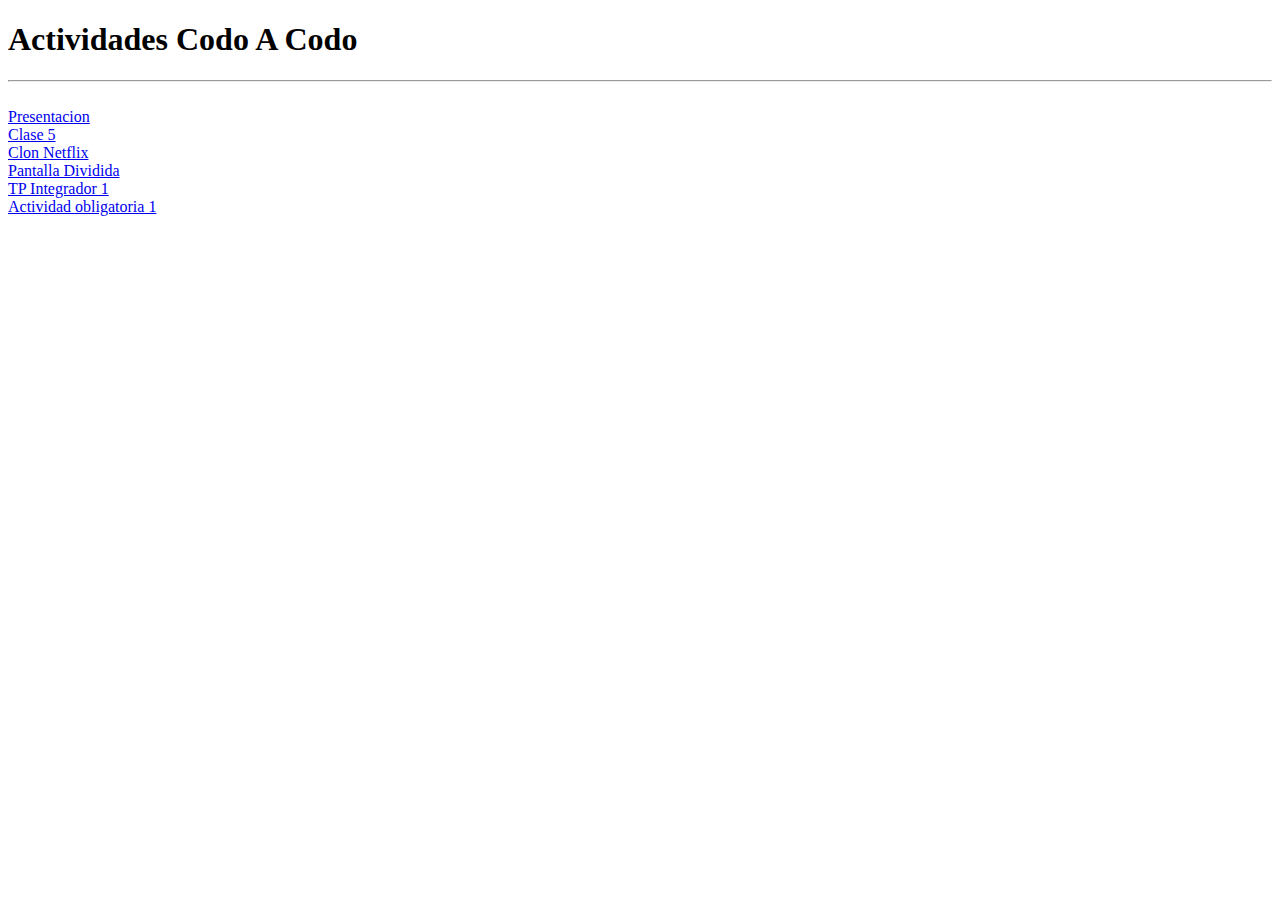
<file: index.html>
<!DOCTYPE html>
<html lang="es">
  <head>
    <meta charset="UTF-8" />
    <meta http-equiv="X-UA-Compatible" content="IE=edge" />
    <meta name="viewport" content="width=device-width, initial-scale=1.0" />
    <title>Codo a Codo</title>
  </head>
  <body>

    <section>
      <h1>Actividades Codo A Codo</h1>
      <hr>
      <br>
      <li><a href="presentacion.txt">Presentacion</a></li>
      <li><a href="clase_5/index.html">Clase 5</a></li>
      <li><a href="netflix/index.html">Clon Netflix</a></li>
      <li><a href="pantalla_dividida/index.html">Pantalla Dividida</a></li>
      <li><a href="integrador_1/index.html">TP Integrador 1</a></li>
      <li><a href="actividad_obligatoria_1/">Actividad obligatoria 1</a></li>


    </section>


</body>
</html>
</file>
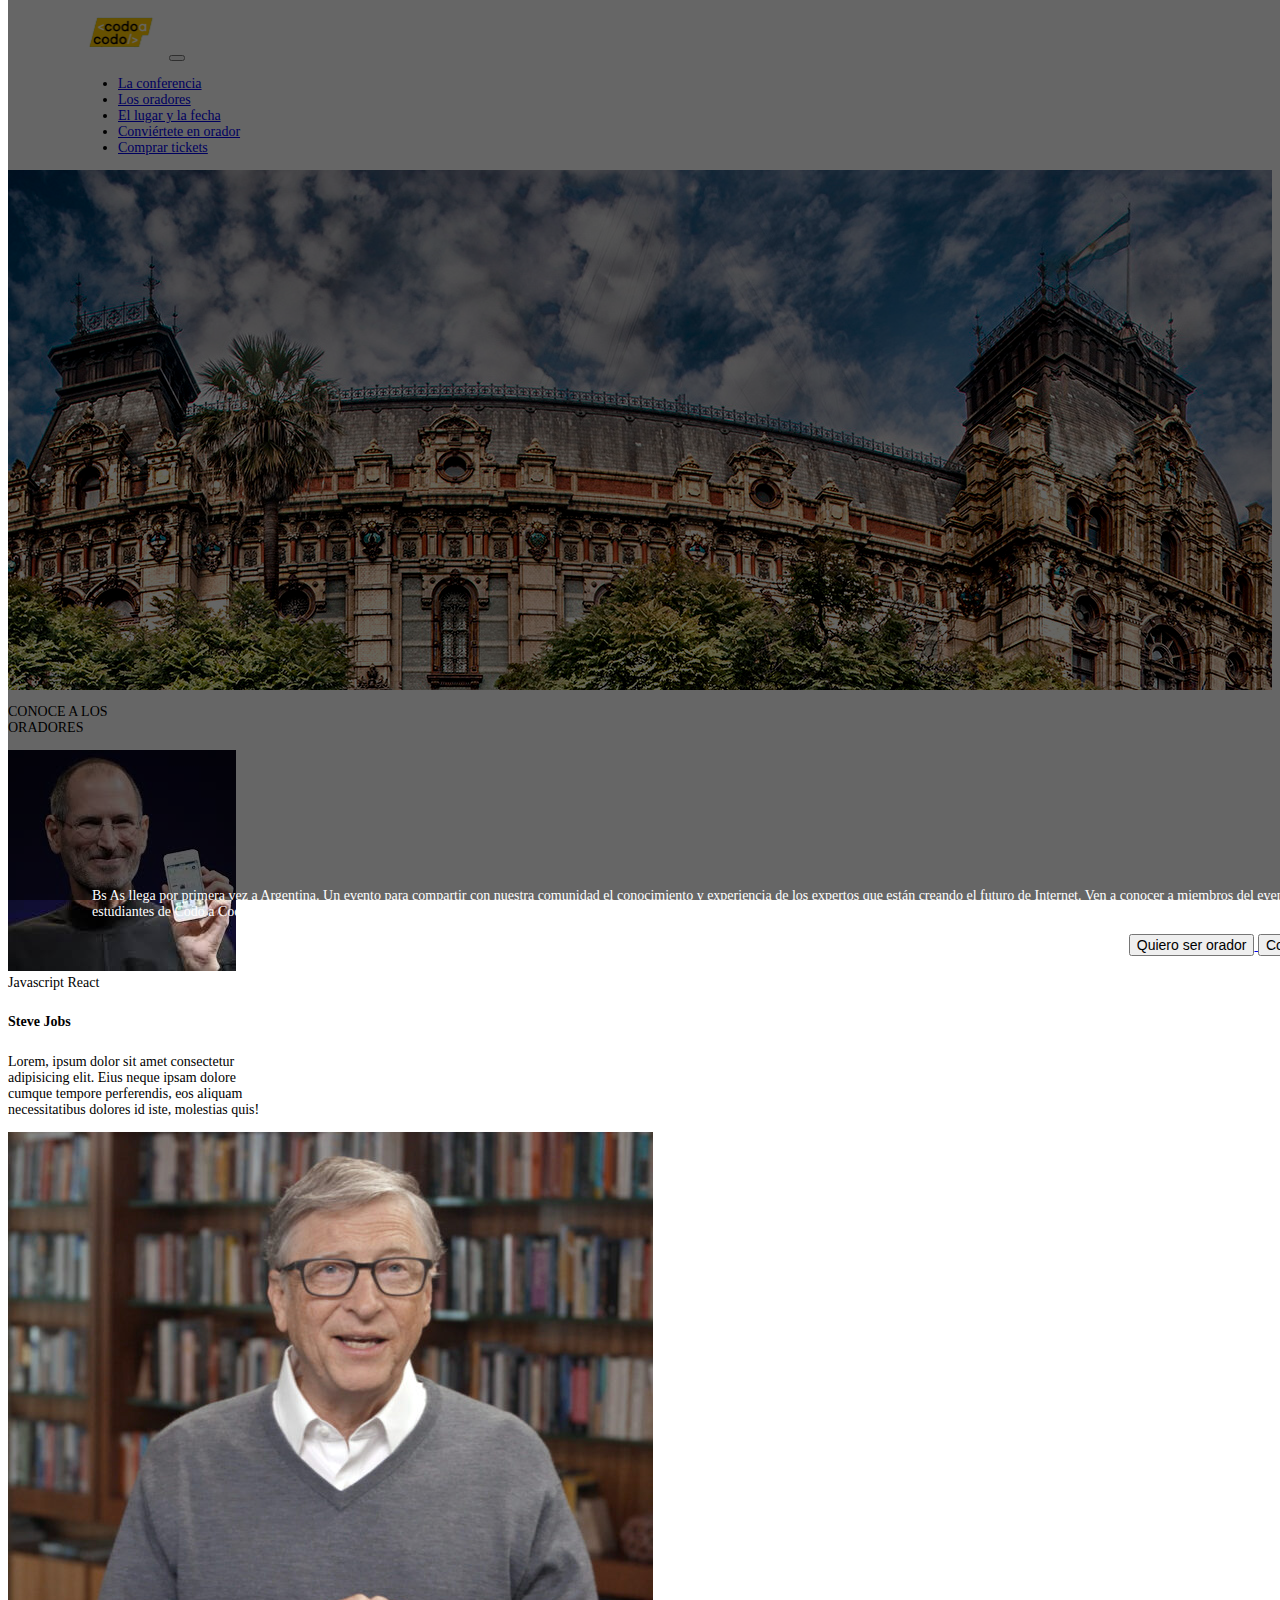
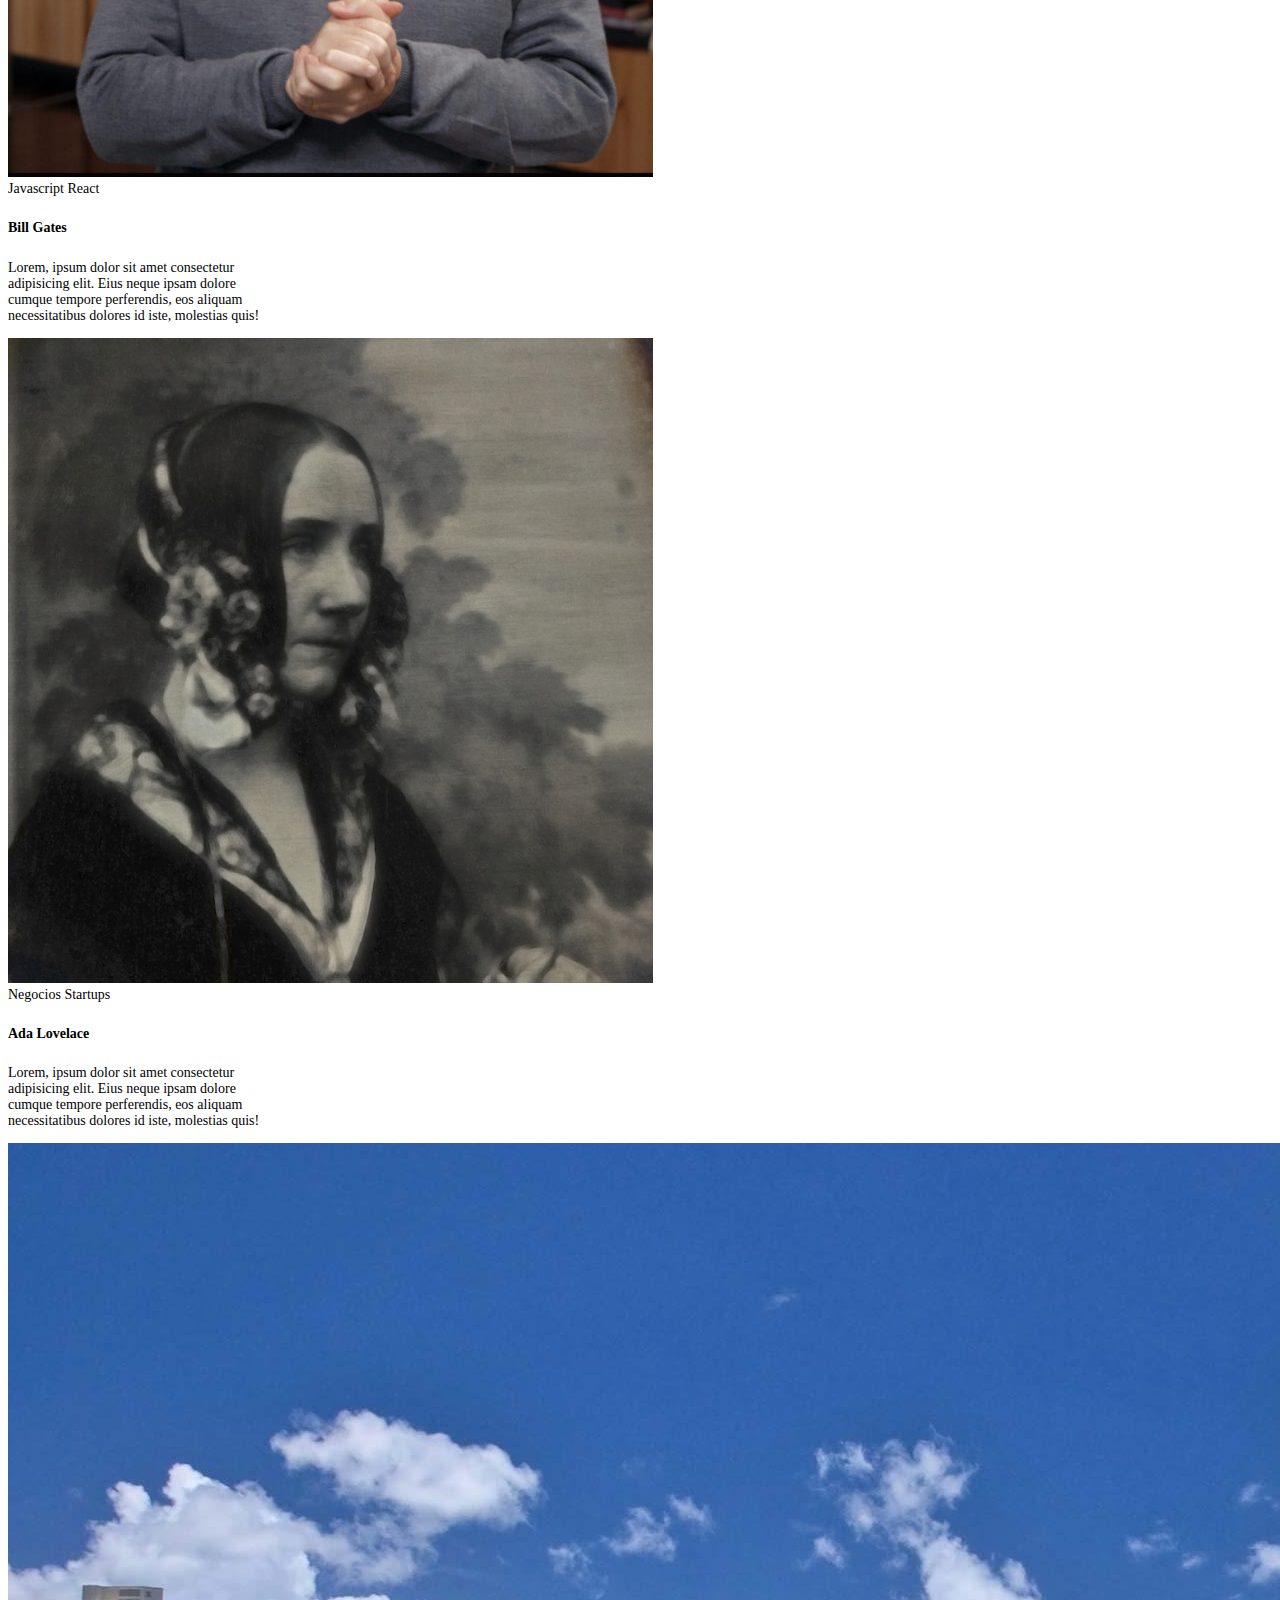
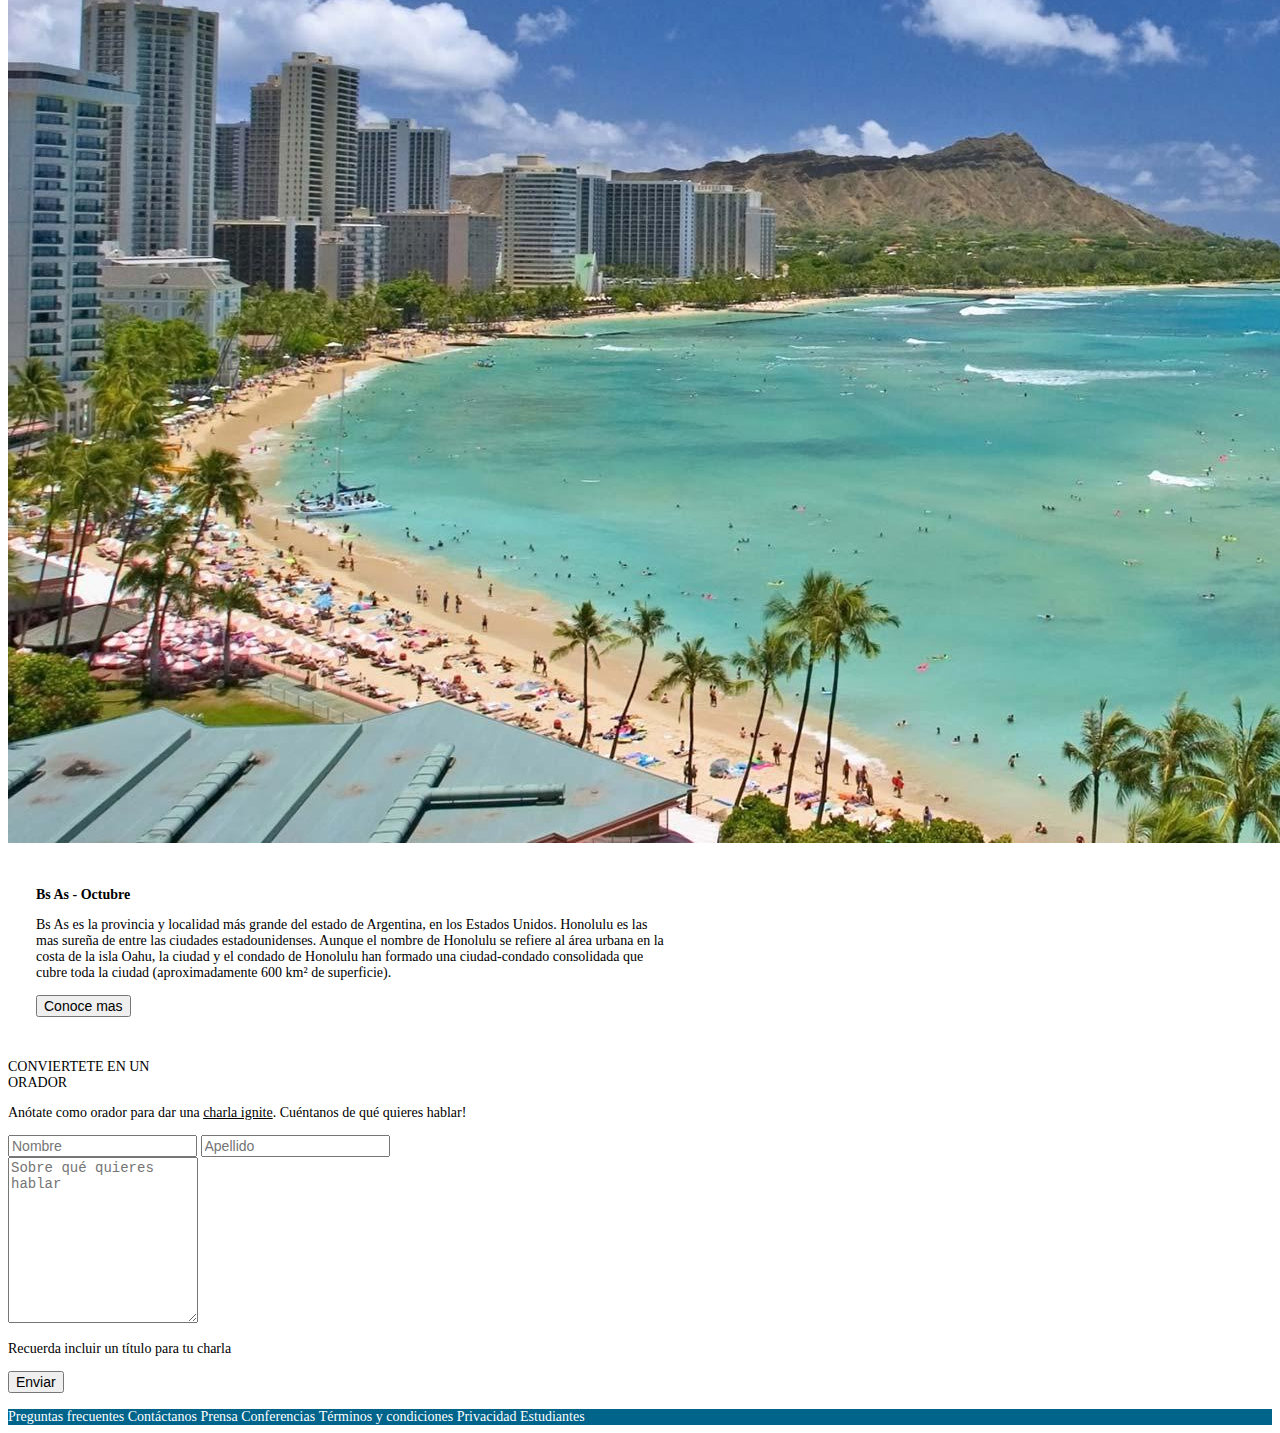
<file: integrador_1/index.html>
<!DOCTYPE html>
<html lang="es">
<head>
    <meta charset="UTF-8">
    <meta http-equiv="X-UA-Compatible" content="IE=edge">
    <meta name="viewport" content="width=device-width, initial-scale=1.0">
    <title>Conf Bs As</title>

    <link href="https://cdn.jsdelivr.net/npm/bootstrap@5.0.2/dist/css/bootstrap.min.css" rel="stylesheet" integrity="sha384-EVSTQN3/azprG1Anm3QDgpJLIm9Nao0Yz1ztcQTwFspd3yD65VohhpuuCOmLASjC" crossorigin="anonymous">
    <link rel="stylesheet" href="estilos.css">

</head>
<body class="p-0 m-0">

    <nav class="navbar sticky-top navbar-expand-md navbar-dark bg-dark">
        <div id="navbar" class="container-fluid">
            <img src="images/codoacodo.png" alt="" height="50">

            <button class="navbar-toggler" type="button" data-bs-toggle="collapse" data-bs-target="#navbarSupportedContent" aria-controls="navbarSupportedContent" aria-expanded="false" aria-label="Toggle navigation">
                <span class="navbar-toggler-icon"></span>
            </button>

            <div class="collapse navbar-collapse" id="navbarSupportedContent">

                <ul class="navbar-nav align-items-end ms-auto">
                    <li class="nav-item active">
                        <a class="nav-link" href="#carousel-primario">La conferencia</a>
                    </li>
                    <li class="nav-item">
                        <a class="nav-link" href="#oradores">Los oradores</a>
                    </li>
                    <li class="nav-item">
                        <a class="nav-link" href="#lugar">El lugar y la fecha</a>
                    </li>
                    <li class="nav-item">
                        <a class="nav-link" href="#ser-orador">Conviértete en orador</a>
                    </li>
                    <li class="nav-item">
                        <a class="nav-link text-success" href="comprar.html">Comprar tickets</a>
                    </li>

                </ul>

            </div>
        </div>
    </nav>

    <div id="carousel-primario" class="carousel slide" data-bs-ride="carousel">
        <div class="carousel-inner">
            <div class="carousel-item active">
                <img src="images/ba1.jpg" class="d-block w-100" alt="">
            </div>
            <div class="carousel-item">
                <img src="images/ba2.jpg" class="d-block w-100" alt="">
            </div>
            <div class="carousel-item">
                <img src="images/ba3.jpg" class="d-block w-100" alt="">
            </div>
        </div>
        <div id="carousel-layer">
            <div id="carousel-text">
                <h1 class="h1 text-right">Conf Bs As</h1>
                <p id="carousel-text-content" class="text-end lh-lg">
                    Bs As llega por primera vez a Argentina. Un evento para compartir con
                    nuestra comunidad el conocimiento y experiencia de los expertos que
                    están creando el futuro de Internet. Ven a conocer a miembros del
                    evento, a otros estudiantes de Codo a Codo y los oradores de primer
                    nivel que tenemos para ti. Te esperamos!
                </p>
                <div id="carousel-buttons" class="row-lg">
                    <a href="#ser-orador">
                        <button class="btn me-3 btn-outline-light">Quiero ser orador</button>
                    </a>
                    <a href="comprar.html">
                        <button class="btn btn-success">Comprar tickets</button>
                    </a>
                </div>
            </div>
        </div>
    </div>

    <div id="oradores" class="container-fluid mt-4">
        <div class="text-center">
            <p class="fs-6">CONOCE A LOS <br><span class="fs-3">ORADORES</span></p>
        </div>

        <div id="oradores-cols" class="d-flex justify-content-center">
            
            <div class="card ms-3 me-3 mb-3 p-0" style="width: 18rem;">
                <img src="images/steve.jpg" class="card-img-top">
                <div class="card-body">
                    <span class="badge bg-warning">Javascript</span>
                    <span class="badge bg-primary">React</span>
                    <h5 class="card-title mt-2">Steve Jobs</h5>
                    <p class="card-text">
                        Lorem, ipsum dolor sit amet consectetur adipisicing elit. 
                        Eius neque ipsam dolore cumque tempore perferendis, 
                        eos aliquam necessitatibus dolores id iste, 
                        molestias quis!
                    </p>
                </div>
            </div>

            <div class="card ms-3 me-3 mb-3 p-0" style="width: 18rem;">
                <img src="images/bill.jpg" class="card-img-top">
                <div class="card-body">
                    <span class="badge bg-warning">Javascript</span>
                    <span class="badge bg-primary">React</span>
                    <h5 class="card-title mt-2">Bill Gates</h5>
                    <p class="card-text">
                        Lorem, ipsum dolor sit amet consectetur adipisicing elit. 
                        Eius neque ipsam dolore cumque tempore perferendis, 
                        eos aliquam necessitatibus dolores id iste, 
                        molestias quis!
                    </p>
                </div>
            </div>

            <div class="card ms-3 me-3 mb-3 p-0" style="width: 18rem;">
                <img src="images/ada.jpeg" class="card-img-top">
                <div class="card-body">
                    <span class="badge bg-secondary">Negocios</span>
                    <span class="badge bg-danger">Startups</span>
                    <h5 class="card-title mt-2">Ada Lovelace</h5>
                    <p class="card-text">
                        Lorem, ipsum dolor sit amet consectetur adipisicing elit. 
                        Eius neque ipsam dolore cumque tempore perferendis, 
                        eos aliquam necessitatibus dolores id iste, 
                        molestias quis!
                    </p>
                </div>
            </div>

        </div>


    </div>

    <div id="lugar" class="container-fluid d-flex m-0 p-0">
        <div class="col">
            <img src="images/honolulu.jpg" class="d-block w-100" alt="">
        </div>
        <div id="lugar-text" class="col bg-dark w-50">
            <h2 class="h2 text-white">Bs As - Octubre</h2>
            <p id="lugar-text-content" class="text-white">
                Bs As es la provincia y localidad más grande del estado de Argentina, 
                en los Estados Unidos. Honolulu es las mas sureña de entre las ciudades 
                estadounidenses. Aunque el nombre de Honolulu se refiere al área urbana 
                en la costa de la isla Oahu, la ciudad y el condado de Honolulu han 
                formado una ciudad-condado consolidada que cubre toda la ciudad 
                (aproximadamente 600 km² de superficie).
            </p>
            <button class="btn me-3 btn-outline-light">Conoce mas</button>
        </div>
    </div>

    <div id="ser-orador" class="container-fluid mt-4">
        <div class="text-center">
            <p class="fs-6">CONVIERTETE EN UN <br><span class="fs-3">ORADOR</span></p>
            <p class="mt-2">Anótate como orador para dar una <u>charla ignite</u>. 
                Cuéntanos de qué quieres hablar!</p>
        </div>
        <form action="" class="container">
            <div class="row gap-3">
                <input type="text" class="col-md form-control" name="nombre" placeholder="Nombre">
                <input type="text" class="col-md form-control" name="apellido" placeholder="Apellido">
                <div class="m-0 p-0">
                    <textarea class="form-control" name="comentario" id="comentario" cols="20" rows="10"
                        placeholder="Sobre qué quieres hablar"></textarea>
                    <p class="mt-1 mb-0 text-secondary">
                        Recuerda incluir un título para tu charla
                    </p>
                </div>
                <button class="btn btn-lg btn-success">Enviar</button>
            </div>
        </form>
    </div>

    <br>

    <footer id="footer" class="container-fluid d-flex justify-content-center">
        <div class="row m-3">
            <a class="col text-center" href="#">Preguntas frecuentes</a>
            <a class="col text-center" href="#">Contáctanos</a>
            <a class="col text-center" href="#">Prensa</a>
            <a class="col text-center" href="#">Conferencias</a>
            <a class="col text-center" href="#">Términos y condiciones</a>
            <a class="col text-center" href="#">Privacidad</a>
            <a class="col text-center" href="#">Estudiantes</a>
        </div>
    </footer>


    <script src="https://cdn.jsdelivr.net/npm/bootstrap@5.0.2/dist/js/bootstrap.bundle.min.js" integrity="sha384-MrcW6ZMFYlzcLA8Nl+NtUVF0sA7MsXsP1UyJoMp4YLEuNSfAP+JcXn/tWtIaxVXM" crossorigin="anonymous"></script>
    <script>
        var myCarousel = document.querySelector('#carousel-primario')
        var carousel = new bootstrap.Carousel(myCarousel)
        var myCarousel2 = document.querySelector('#carousel-secundario')
        var carousel2 = new bootstrap.Carousel(myCarousel2)
    </script>
</body>
</html>
</file>
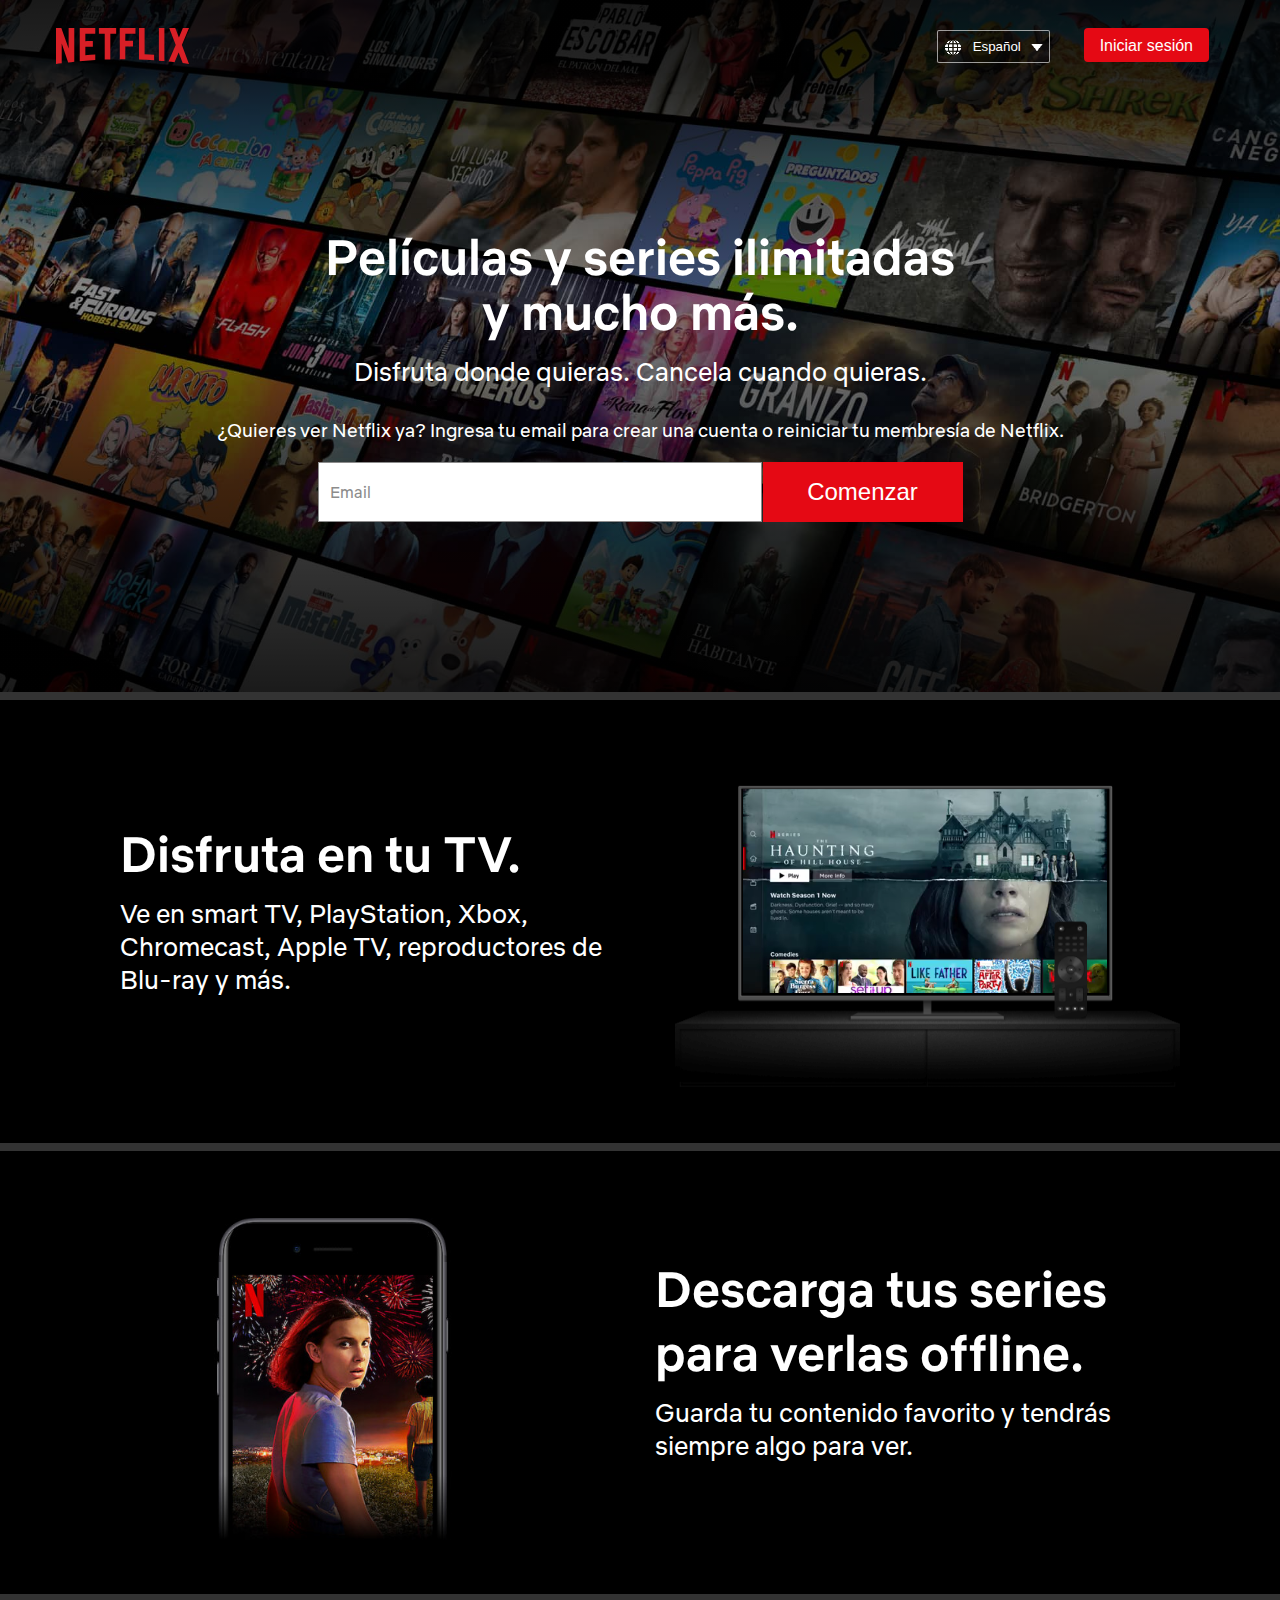
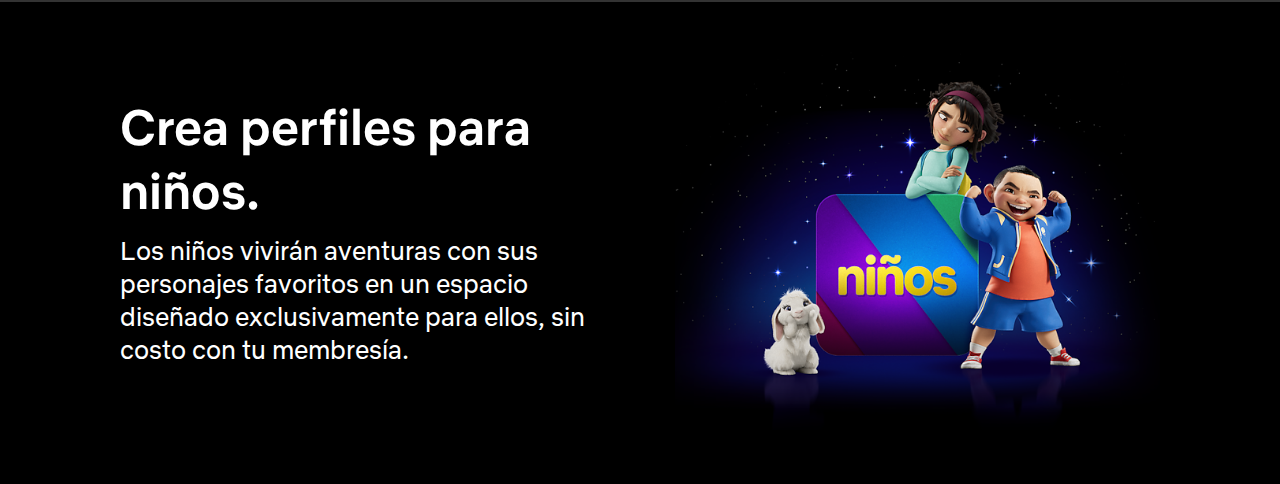
<file: netflix/index.html>
<!DOCTYPE html>
<html lang="es">
<head>
    <meta charset="UTF-8">
    <meta http-equiv="X-UA-Compatible" content="IE=edge">
    <meta name="viewport" content="width=device-width, initial-scale=1.0">
    <title>Netflix Argentina: ve series online, ve peliculas online</title>

    <link rel="stylesheet" href="assets/netflix-font.css" type="text/css">
    <link rel="stylesheet" href="assets/estilos.css">
    <link href="https://cdn.lineicons.com/3.0/lineicons.css" rel="stylesheet">

</head>
<body>

    <div class="container">
        <div class="background"><div class="gradient"></div></div>
        
        <div class="header">
            <img class="logo" src="assets/logo.svg" alt="">
            <div>
                <select name="selector">
                    <option value="spanish">Español</option>
                    <option value="english">English</option>
                </select>
                <button class="btn"> Iniciar sesión</button>
            </div>

        </div>

        <section class="contenido">
            <h1>Películas y series ilimitadas y mucho más.</h1>
            <h2>Disfruta donde quieras. Cancela cuando quieras.</h2>
            <h4>¿Quieres ver Netflix ya? Ingresa tu email para crear una cuenta o reiniciar tu membresía de Netflix.</h4>

            <form action="#">
                <div class="mail_container">
                    <input type="email" placeholder=" ">
                    <span class="placeholder">Email</span>
                </div>
                <button class="btn-comenzar">Comenzar 
                    <span class="lni lni-chevron-right"></span>                
                </button>

            </form>

        </section>

    </div>
    <hr>

    <div class="extra_content">
        <div class="description">
            <p class="titulo">Disfruta en tu TV.</p>
            <p class="texto">Ve en smart TV, PlayStation, Xbox, Chromecast, Apple TV, reproductores de Blu-ray y más.</p>
        </div>
        <div class="multimedia">
            <div class="media_layer">
                <video src="assets/video-tv-0819.m4v" class="video" autoplay muted loop></video>
                <img src="assets/tv.png" alt="">
            </div>
        </div>
    </div>
    <hr>

    <div class="extra_content inverted">
        <div class="multimedia">
            <div class="media_layer">
                <img src="assets/mobile-0819.jpg" alt="">
            </div>
        </div>
        <div class="description">
            <p class="titulo">Descarga tus series para verlas offline.</p>
            <p class="texto">Guarda tu contenido favorito y tendrás siempre algo para ver.</p>
        </div>
    </div>
    <hr>

    <div class="extra_content">
        <div class="description">
            <p class="titulo">Crea perfiles para niños.</p>
            <p class="texto">Los niños vivirán aventuras con sus personajes favoritos en un espacio diseñado exclusivamente para ellos, sin costo con tu membresía.</p>
        </div>
        <div class="multimedia">
            <div class="media_layer">
                <img src="assets/kids.png" alt="" style="margin-top: 40px;">
            </div>
        </div>
    </div>
    
</body>
</html>
</file>
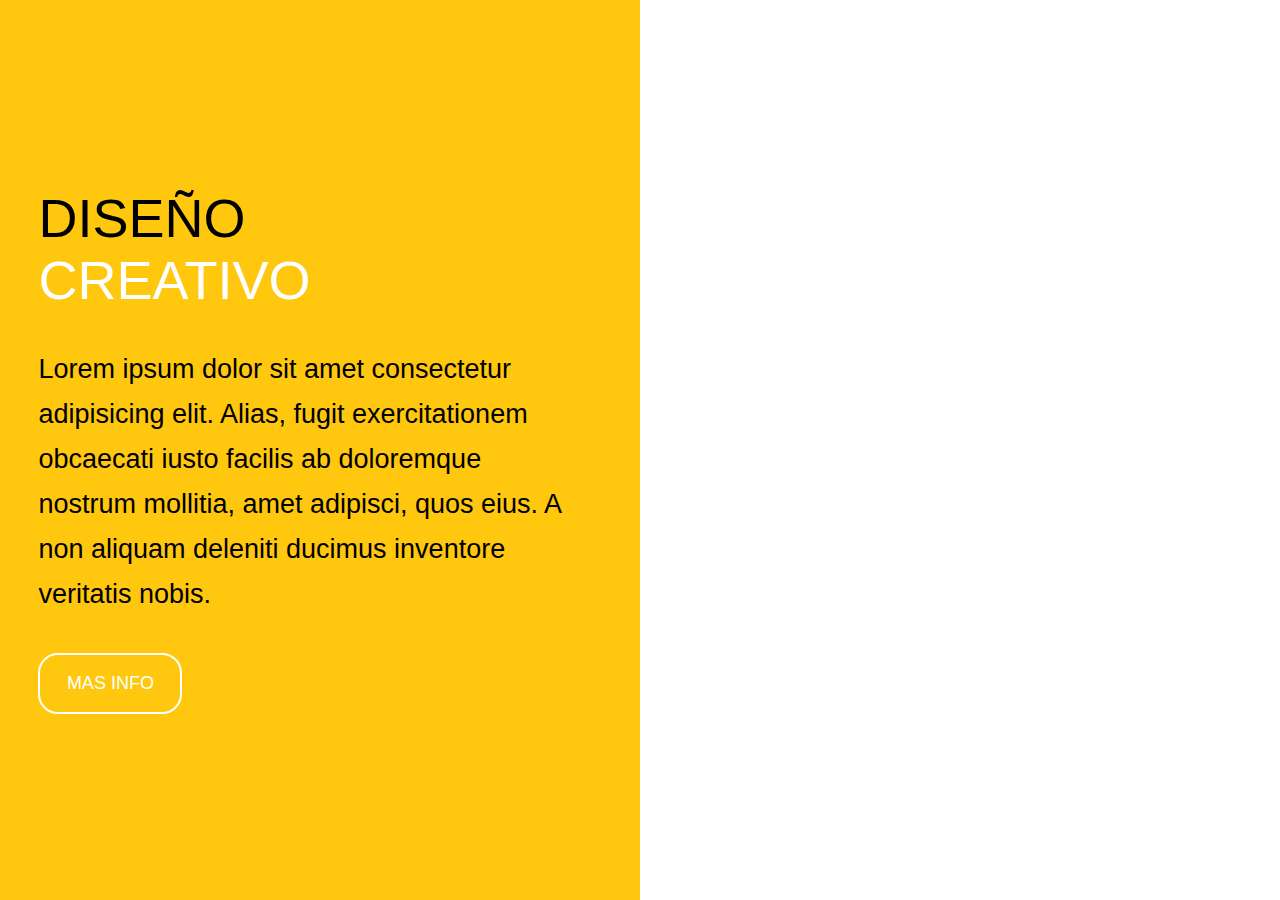
<file: pantalla_dividida/index.html>
<!DOCTYPE html>
<html lang="es">
<head>
    <meta charset="UTF-8">
    <meta http-equiv="X-UA-Compatible" content="IE=edge">
    <meta name="viewport" content="width=device-width, initial-scale=1.0">
    <title>Pantalla Dividida</title>

    <link rel="stylesheet" href="estilos.css">

</head>
<body>

    <div class="container">
        <section class="content yellow">
            <div class="texto">
                <h1>DISEÑO<br><span class="white">CREATIVO</span></h1>
                <p>Lorem ipsum dolor sit amet consectetur adipisicing elit. Alias, fugit exercitationem obcaecati iusto facilis ab doloremque nostrum mollitia, amet adipisci, quos eius. A non aliquam deleniti ducimus inventore veritatis nobis.</p>
                <button>MAS INFO</button>
            </div>
        </section>
        <div class="content image">
        </div>
    </div>
    
</body>
</html>
</file>
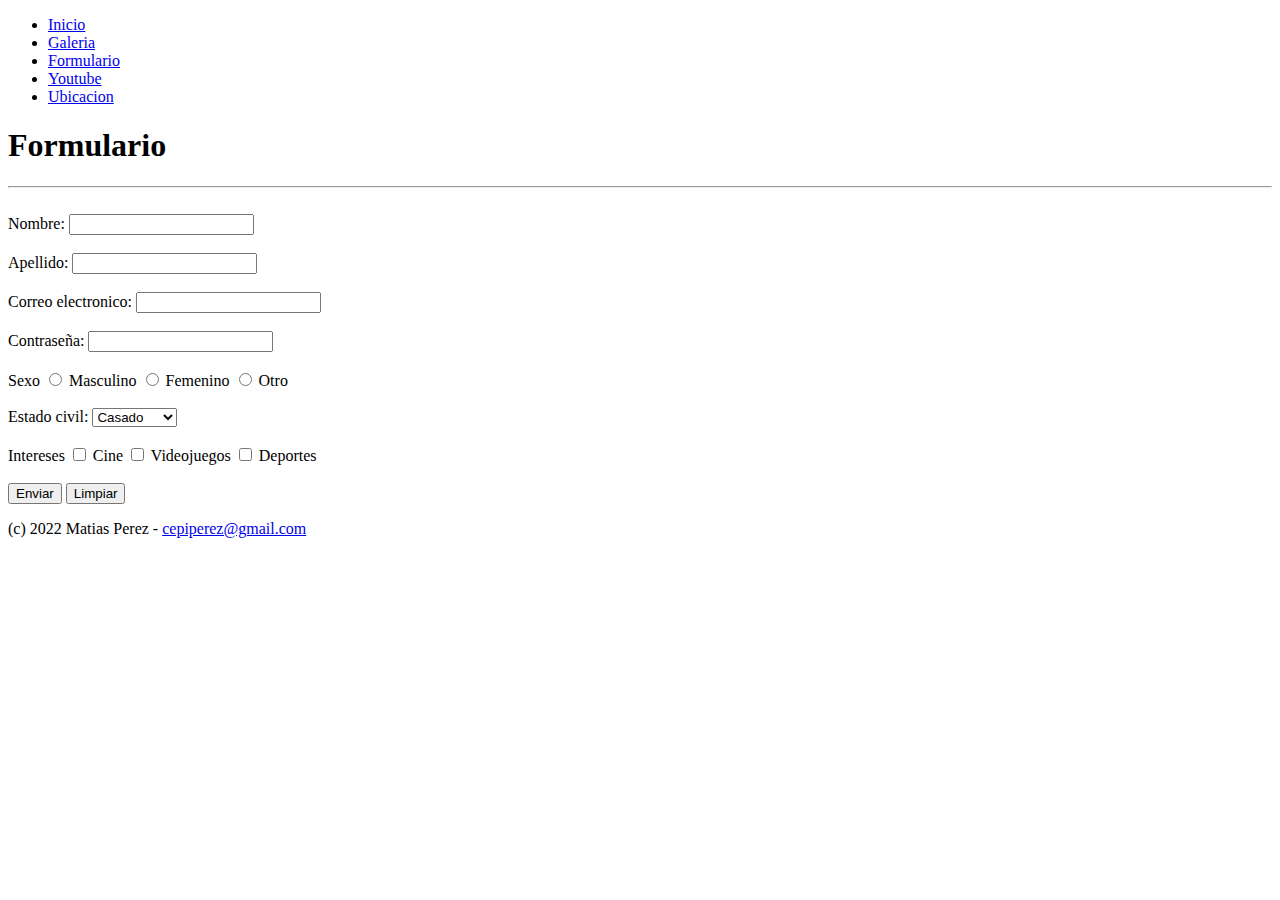
<file: clase_5/formulario.html>
<!DOCTYPE html>
<html lang="es">
  <head>
    <meta charset="UTF-8" />
    <meta http-equiv="X-UA-Compatible" content="IE=edge" />
    <meta name="viewport" content="width=device-width, initial-scale=1.0" />
    <title>Mi Primer Sitio Web</title>
  </head>
  <body>
    <header>
      <nav>
        <ul>
          <li><a href="index.html">Inicio</a></li>
          <li><a href="galeria.html">Galeria</a></li>
          <li><a href="formulario.html">Formulario</a></li>
          <li><a href="videos.html">Youtube</a></li>
          <li><a href="ubicacion.html">Ubicacion</a></li>
        </ul>
      </nav>
    </header>

    <section>
      <h1>Formulario</h1>
      <hr><br>
      <form action="#">
        <label for="nombre">Nombre:</label>
        <input type="text" name="nombre" id="nombre" />
        <br><br>
        <label for="apellido">Apellido:</label>
        <input type="text" name="apellido" id="apellido" />
        <br><br>
        <label for="email">Correo electronico:</label>
        <input type="email" name="email" id="email"/>
        <br><br>
        <label for="clave">Contraseña:</label>
        <input type="password" name="clave" id="clave"/>
        <br><br>
        <label>Sexo</label>
        <input type="radio" name="sexo" id="masculino"/>
        <label for="masculino">Masculino</label>
        <input type="radio" name="sexo" id="femenino" />
        <label for="femenino">Femenino</label>
        <input type="radio" name="sexo" id="otro" />
        <label for="otro">Otro</label>
        <br><br>
        <label for="civil">Estado civil:</label>
        <select id="civil">
          <option value="casado">Casado</option>
          <option value="soltero">Soltero</option>
          <option value="divorciado">Divorciado</option>
          <option value="viudo">Viudo</option>
        </select>
        <br><br>
        <label>Intereses</label>
        <input type="checkbox" name="intereses[]" id="cine"/>
        <label for="cine">Cine</label>
        <input type="checkbox" name="intereses[]" id="videojuegos" />
        <label for="videojuegos">Videojuegos</label>
        <input type="checkbox" name="intereses[]" id="deportes" />
        <label for="deportes">Deportes</label>
        <br><br>
        <input type="button" value="Enviar">
        <input type="reset" value="Limpiar">
      </form>
      


    </section>

    <footer>
      <p>(c) 2022 Matias Perez - <a href="mailto:cepiperez@gmail.com">cepiperez@gmail.com</a></p>
    </footer>
  </body>
</html>
</file>
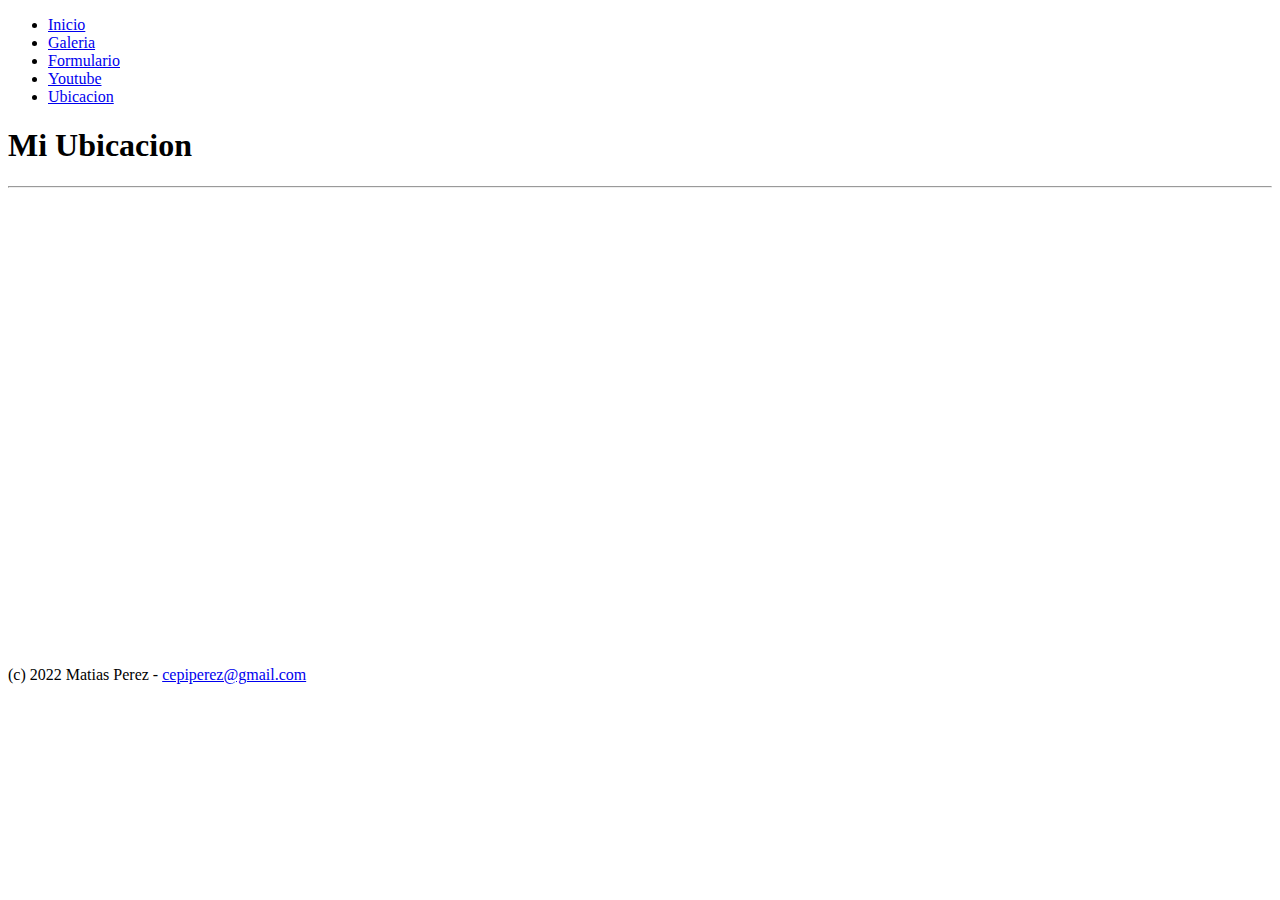
<file: clase_5/ubicacion.html>
<!DOCTYPE html>
<html lang="es">
  <head>
    <meta charset="UTF-8" />
    <meta http-equiv="X-UA-Compatible" content="IE=edge" />
    <meta name="viewport" content="width=device-width, initial-scale=1.0" />
    <title>Mi Primer Sitio Web</title>
  </head>
  <body>
    <header>
      <nav>
        <ul>
          <li><a href="index.html">Inicio</a></li>
          <li><a href="galeria.html">Galeria</a></li>
          <li><a href="formulario.html">Formulario</a></li>
          <li><a href="videos.html">Youtube</a></li>
          <li><a href="ubicacion.html">Ubicacion</a></li>
        </ul>
      </nav>
    </header>

    <section>
      <h1>Mi Ubicacion</h1>
      <hr>
      <iframe src="https://www.google.com/maps/embed?pb=!1m18!1m12!1m3!1d3282.268465474928!2d-58.56617068502568!3d-34.64792236734492!2m3!1f0!2f0!3f0!3m2!1i1024!2i768!4f13.1!3m3!1m2!1s0x95bcc7e7b9fda9f7%3A0x35b7491f134ee3f1!2sAv.%20de%20Mayo%20800%2C%20B1704BUU%20Ramos%20Mej%C3%ADa%2C%20Provincia%20de%20Buenos%20Aires!5e0!3m2!1ses-419!2sar!4v1648245591849!5m2!1ses-419!2sar" 
      width="600" height="450" style="border:0;" allowfullscreen="" loading="lazy" 
      referrerpolicy="no-referrer-when-downgrade"></iframe>

    </section>

    <footer>
      <p>(c) 2022 Matias Perez - <a href="mailto:cepiperez@gmail.com">cepiperez@gmail.com</a></p>
    </footer>
  </body>
</html>
</file>
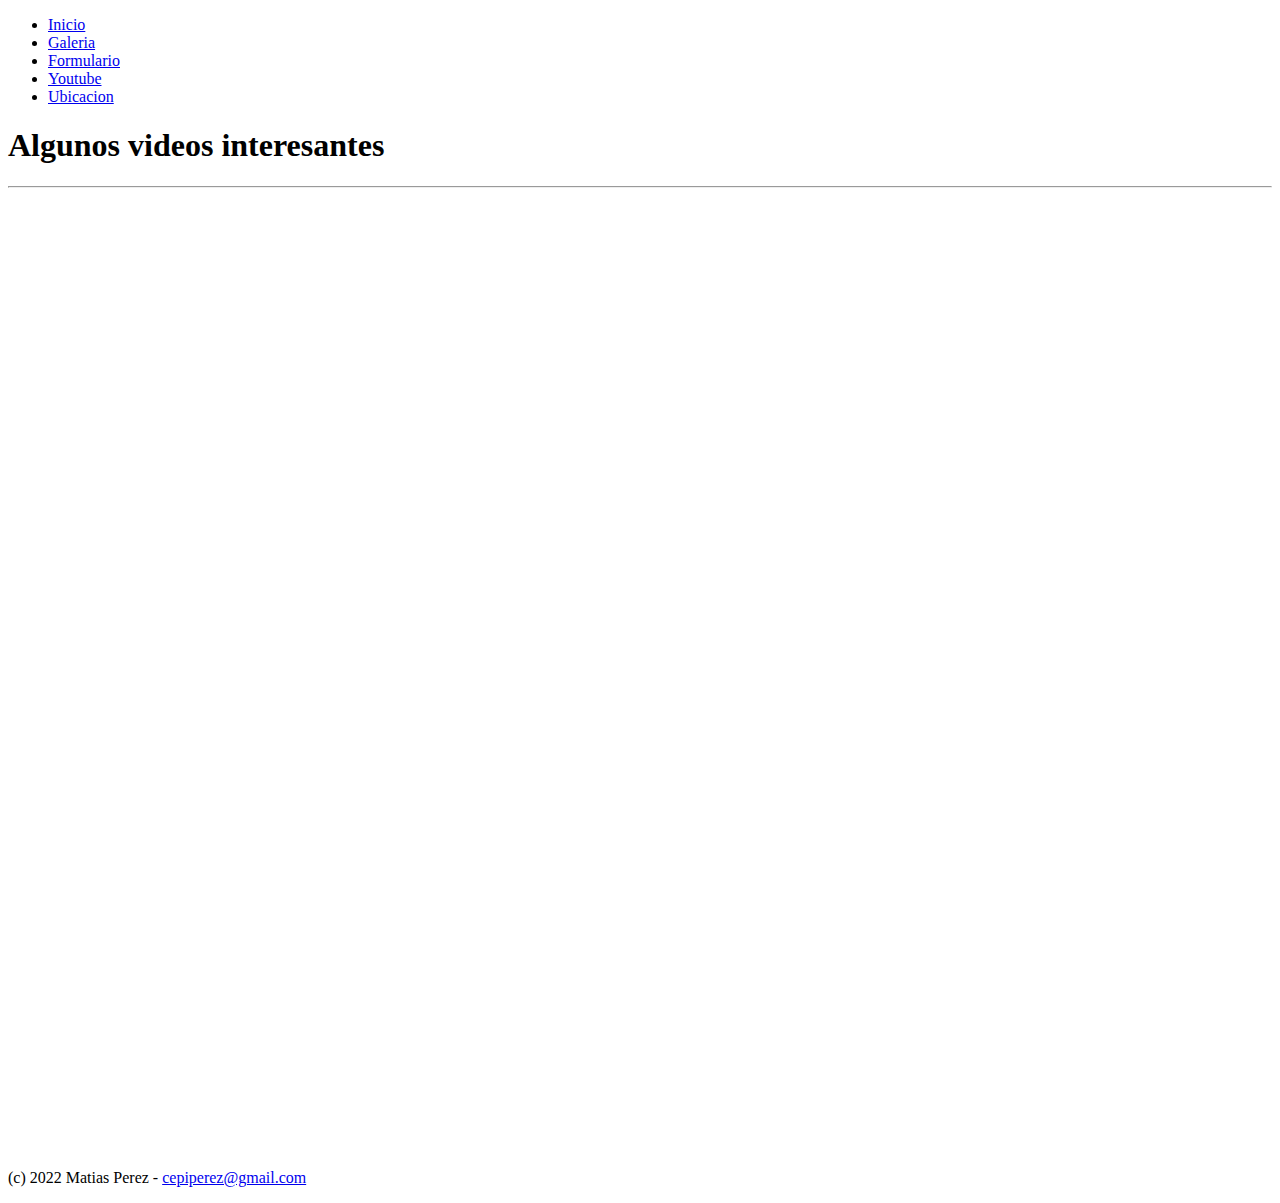
<file: clase_5/videos.html>
<!DOCTYPE html>
<html lang="es">
  <head>
    <meta charset="UTF-8" />
    <meta http-equiv="X-UA-Compatible" content="IE=edge" />
    <meta name="viewport" content="width=device-width, initial-scale=1.0" />
    <title>Mi Primer Sitio Web</title>
  </head>
  <body>
    <header>
      <nav>
        <ul>
          <li><a href="index.html">Inicio</a></li>
          <li><a href="galeria.html">Galeria</a></li>
          <li><a href="formulario.html">Formulario</a></li>
          <li><a href="videos.html">Youtube</a></li>
          <li><a href="ubicacion.html">Ubicacion</a></li>
        </ul>
      </nav>
    </header>

    <section>
      <h1>Algunos videos interesantes</h1>
      <hr>
      <iframe width="560" height="315" src="https://www.youtube.com/embed/MJkdaVFHrto" 
      title="YouTube video player" frameborder="0" 
      allow="accelerometer; autoplay; clipboard-write; encrypted-media; gyroscope; picture-in-picture" 
      allowfullscreen></iframe>
      <br>
      <iframe width="560" height="315" src="https://www.youtube.com/embed/jrYUUKh_lKg" 
      title="YouTube video player" frameborder="0" 
      allow="accelerometer; autoplay; clipboard-write; encrypted-media; gyroscope; picture-in-picture" 
      allowfullscreen></iframe>
      <br>
      <iframe width="560" height="315" src="https://www.youtube.com/embed/CV_Uf3Dq-EU" 
      title="YouTube video player" frameborder="0" 
      allow="accelerometer; autoplay; clipboard-write; encrypted-media; gyroscope; picture-in-picture" 
      allowfullscreen></iframe>

    </section>

    <footer>
      <p>(c) 2022 Matias Perez - <a href="mailto:cepiperez@gmail.com">cepiperez@gmail.com</a></p>
    </footer>
  </body>
</html>
</file>
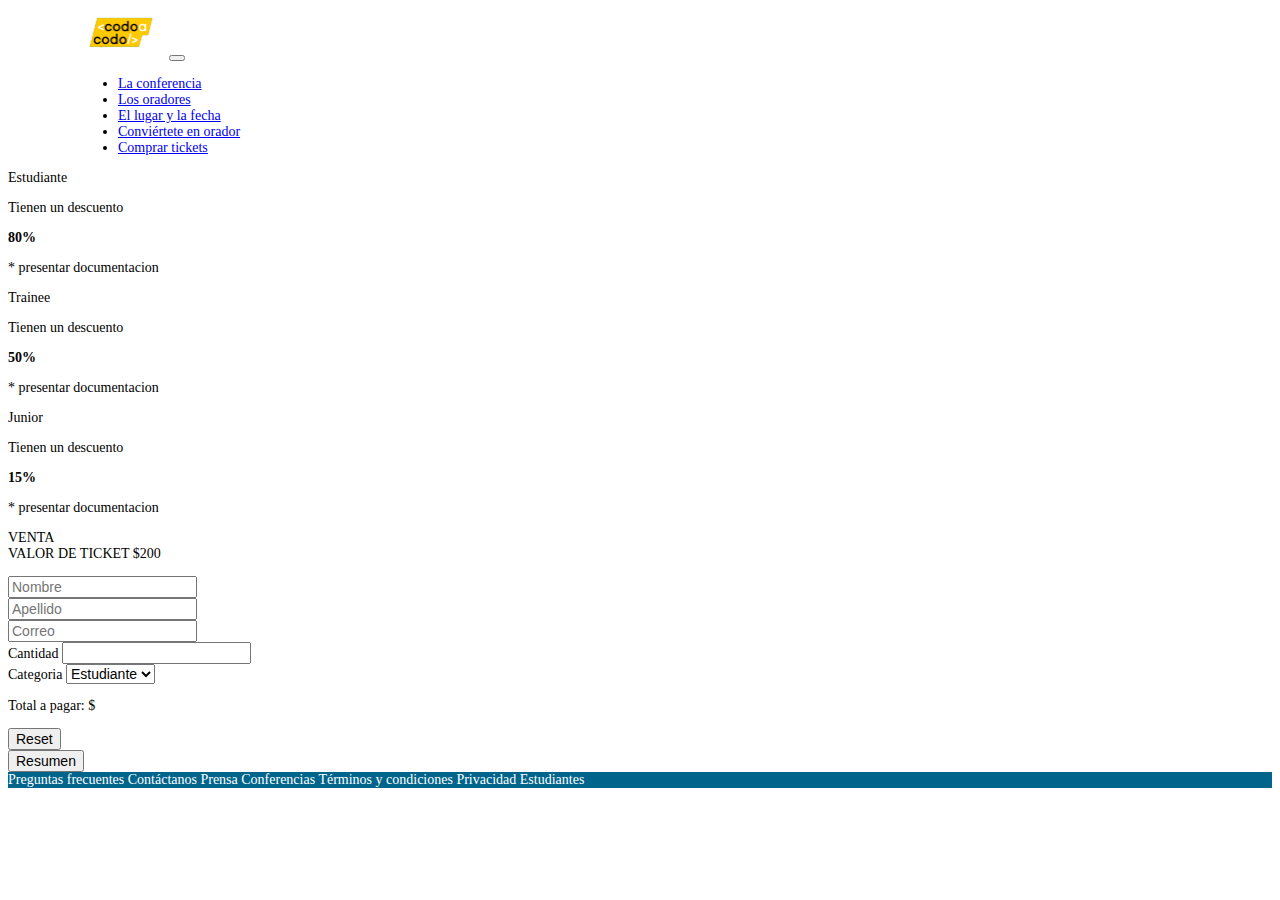
<file: integrador_1/comprar.html>
<!DOCTYPE html>
<html lang="es">
<head>
    <meta charset="UTF-8">
    <meta http-equiv="X-UA-Compatible" content="IE=edge">
    <meta name="viewport" content="width=device-width, initial-scale=1.0">
    <title>Conf Bs As</title>

    <link href="https://cdn.jsdelivr.net/npm/bootstrap@5.0.2/dist/css/bootstrap.min.css" rel="stylesheet" integrity="sha384-EVSTQN3/azprG1Anm3QDgpJLIm9Nao0Yz1ztcQTwFspd3yD65VohhpuuCOmLASjC" crossorigin="anonymous">
    <link rel="stylesheet" href="estilos.css">

</head>
<body class="p-0 m-0">

    <nav class="navbar sticky-top navbar-expand-md navbar-dark bg-dark">
        <div id="navbar" class="container-fluid">
            <img src="images/codoacodo.png" alt="" height="50">

            <button class="navbar-toggler" type="button" data-bs-toggle="collapse" data-bs-target="#navbarSupportedContent" aria-controls="navbarSupportedContent" aria-expanded="false" aria-label="Toggle navigation">
                <span class="navbar-toggler-icon"></span>
            </button>

            <div class="collapse navbar-collapse" id="navbarSupportedContent">

                <ul class="navbar-nav align-items-end ms-auto">
                    <li class="nav-item active">
                        <a class="nav-link" href="index.html#carousel-primario">La conferencia</a>
                    </li>
                    <li class="nav-item">
                        <a class="nav-link" href="index.html#oradores">Los oradores</a>
                    </li>
                    <li class="nav-item">
                        <a class="nav-link" href="index.html#lugar">El lugar y la fecha</a>
                    </li>
                    <li class="nav-item">
                        <a class="nav-link" href="index.html#ser-orador">Conviértete en orador</a>
                    </li>
                    <li class="nav-item">
                        <a class="nav-link text-success" href="#">Comprar tickets</a>
                    </li>

                </ul>

            </div>
        </div>
    </nav>


    <div id="formulario" class="container mt-4">

        <div class="row gap-2 mx-1">
            
            <div class="col-sm border border-2 border-primary p-2">
                <div class="d-grid text-center mt-3 gap-2">
                    <p class="fs-4">Estudiante</p>
                    <p>Tienen un descuento</p>
                    <p><strong>80%</strong></p>
                    <p class="text-secondary"><small>* presentar documentacion</small></p>
                </div>
            </div>

            <div class="col-sm border border-2 border-info p-2">
                <div class="d-grid text-center mt-3 gap-2">
                    <p class="fs-4">Trainee</p>
                    <p>Tienen un descuento</p>
                    <p><strong>50%</strong></p>
                    <p class="text-secondary"><small>* presentar documentacion</small></p>
                </div>
            </div>

            <div class="col-sm border border-2 border-warning p-2">
                <div class="d-grid text-center mt-3 gap-2">
                    <p class="fs-4">Junior</p>
                    <p>Tienen un descuento</p>
                    <p><strong>15%</strong></p>
                    <p class="text-secondary"><small>* presentar documentacion</small></p>
                </div>
            </div>

        </div>

        <div class="text-center pt-3">
            <p class="fs-6">VENTA<br><span class="fs-3">VALOR DE TICKET $200</span></p>
        </div>

        <form action="" method="post" class="d-grid gap-3 pb-4">
            <div class="row">
                 <div class="col-sm pb-3">
                     <input type="text" class="form-control" name="nombre" placeholder="Nombre">
                 </div>
                 <div class="col-sm">
                    <input type="text" class="col-sm form-control" name="apellido" placeholder="Apellido">
                </div>
            </div>
            <input type="email" class="form-control" name="correo" placeholder="Correo">
            <div class="row">
                <div class="col-sm">
                    <label for="cantidad" class="pb-2">Cantidad</label>
                    <input type="number" class="form-control" name="cantidad" id="cantidad" min="1">
                </div>
                <div class="col-sm">
                    <label for="categoria" class="pb-2">Categoria</label>
                    <select class="form-select" name="categoria" id="categoria">
                        <option value="estudiante">Estudiante</option>
                        <option value="trainee">Trainee</option>
                        <option value="junior">Junior</option>
                    </select>
                </div>
            </div>
            <div class="card rounded bg-info pt-3 ps-3">
                <p class="fs-5" id="total">Total a pagar: $</p>
            </div>
            <div class="row">
                <div class="col-sm">
                    <input class="mb-3 w-100 py-2 btn btn-success" id="limpiar" type="reset">
                </div>
                <div class="col-sm">
                    <button id="calcular" class="w-100 py-2 btn btn-success">Resumen</button>
                </div>
            </div>
            
        </form>


    </div>


    <footer id="footer" class="container-fluid d-flex justify-content-center">
        <div class="row m-3">
            <a class="col text-center" href="#">Preguntas frecuentes</a>
            <a class="col text-center" href="#">Contáctanos</a>
            <a class="col text-center" href="#">Prensa</a>
            <a class="col text-center" href="#">Conferencias</a>
            <a class="col text-center" href="#">Términos y condiciones</a>
            <a class="col text-center" href="#">Privacidad</a>
            <a class="col text-center" href="#">Estudiantes</a>
        </div>
    </footer>

    <script src="https://cdn.jsdelivr.net/npm/bootstrap@5.0.2/dist/js/bootstrap.bundle.min.js" integrity="sha384-MrcW6ZMFYlzcLA8Nl+NtUVF0sA7MsXsP1UyJoMp4YLEuNSfAP+JcXn/tWtIaxVXM" crossorigin="anonymous"></script>
    <script>
        //var a = document.getElementById("calcular");

        document.getElementById("calcular").addEventListener('click', function(e) {
            e.preventDefault();
            let cant = document.getElementById("cantidad");

            if (cant.value<1) cant.value = 1;

            var seleccion = document.getElementById("categoria").value;
            console.log(seleccion)

            let descuento = seleccion=='estudiante'? 80 : (seleccion=='trainee'? 50 : 15);

            console.log("descuento: "+descuento+"%")
            let total = (200 * cant.value) - ( (200 * cant.value)/100 * descuento );

            console.log("TOTAL: "+total)

            document.getElementById("total").innerHTML = "Total a pagar: $"+total;
            
        });

        document.getElementById("limpiar").addEventListener('click', function(e) {
            document.getElementById("total").innerHTML = "Total a pagar: $";
        });
    </script>
</body>
</html>
</file>
<file: integrador_1/estilos.css>
* {
    font-size: 14px;
}

#navbar {
    padding-left: 5rem;
    padding-right: 5rem;
}

#carousel-primario {
    max-height: 520px;
    overflow: hidden;
}

#carousel-layer {
    background-color: rgba(0, 0, 0, 0.6);
    position: absolute;
    top: 0;
    width: 100%;
    height: 100%;
}

#carousel-text {
    display: flex;
    flex-direction: column;
    justify-content: end;
    align-items: flex-end;
    height: 100%;
    width: 100%;
    padding: 4rem 6rem 8rem 6rem;
    color: white;
}

#carousel-text-content {
    max-width: 560px;
    font-size: 1.25rem;
}

#carousel-secundario {
    width: 50%;
    margin: 0;
    padding: 0;
}

#carousel-text-content {
    max-width: 100%;
    font-size: 1rem;
}

#lugar-text {
    padding: 2rem;
    width: 50%;
}

#ser-orador {
    max-width: 600px;
}

footer {
    background-color: rgb(0, 100, 139);
    color: white;
}

footer div {
    align-items: center;
}

footer a {
    width: 100px;
    height: fit-content;
    text-align: center;
    color: white;
    text-decoration: none;
}

footer a:hover {
    color: rgb(116, 234, 255);
}

@media only screen and (max-width: 1034px) {

    #lugar-text { padding: 1rem; font-size  : .75rem; }
    #lugar-text-content { font-size: 1rem; }

}

@media only screen and (max-width: 910px) {

    #lugar-text { padding: .5rem; }
    #lugar-text-content { font-size: .85rem; }

}

@media only screen and (max-width: 880px) {

    #navbar { padding-left: 2rem; padding-right: 2rem;}
    #carousel-text { padding: 5rem; }
    #carousel-text-content { max-width: 100%; }  

}

@media only screen and (max-width: 763px) {

    #lugar { flex-direction: column; }
    #carousel-secundario { width: 100%; }
    #lugar-text { padding: 2rem; min-width: 100%; }
    #lugar-text-content { font-size: 1rem; }

}

@media only screen and (max-width: 730px) {

    #carousel-text { padding: 3rem; }
    footer div { flex-direction: column;}
    footer a { width: 100%; padding: .5rem;}
}

@media only screen and (max-width: 650px) {

    #carousel-text-content { font-size: .9rem; }
    #oradores-cols { flex-direction: column; align-items: center; }
    #oradores-cols .card { min-width: 75%; }
    .h1 { font-size: 1.25rem; }
    .btn { font-size: .85rem; }
}

@media only screen and (max-width: 480px) {

    #carousel-text { padding: 1rem; }
    #carousel-layer > #carousel-text > #carousel-buttons { display: none; }
    
}
</file>
<file: netflix/assets/netflix-font.css>
@font-face {
    font-family:'Netflix Sans';
    font-weight:100;
    src:url('./fonts/NetflixSans_W_Th.woff2') format('woff2'),
    url('./fonts/NetflixSans_W_Th.woff') format('woff')
}
@font-face {
    font-family:'Netflix Sans';
    font-weight:300;
    src:url('./fonts/NetflixSans_W_Lt.woff2') format('woff2'),url('./fonts/NetflixSans_W_Lt.woff') format('woff')
}
@font-face {
    font-family:'Netflix Sans';
    font-weight:400;
    src:url('./fonts/NetflixSans_W_Rg.woff2') format('woff2'),url('./fonts/NetflixSans_W_Rg.woff') format('woff')
}
@font-face {
    font-family:'Netflix Sans';
    font-weight:700;
    src:url('./fonts/NetflixSans_W_Md.woff2') format('woff2'),url('./fonts/NetflixSans_W_Md.woff') format('woff')
}
@font-face {
    font-family:'Netflix Sans';
    font-weight:800;
    src:url('./fonts/NetflixSans_W_Bd.woff2') format('woff2'),url('./fonts/NetflixSans_W_Bd.woff') format('woff')
}
@font-face {
    font-family:'Netflix Sans';
    font-weight:900;
    src:url('./fonts/NetflixSans_W_Blk.woff2') format('woff2'),url('./fonts/NetflixSans_W_Blk.woff') format('woff')
}
</file>
<file: netflix/assets/estilos.css>
body {
    margin: 0;
    padding: 0;
    color: white;
    background-color: #333;
    font-family: 'Netflix Sans','Helvetica Neue',Helvetica,Arial,sans-serif
}

.background {
    background-image: url("background.jpg");
    background-position: bottom;
    background-repeat: no-repeat;
    background-size: cover;
    height: 732px;
}

.background .gradient {
    background: rgb(0,0,0);
    background: linear-gradient(0deg, rgba(0,0,0,0.9) 0%, rgba(0,0,0,0.65) 35%, 
        rgba(0,0,0,0.30) 60%, rgba(0,0,0,0.8) 90%, rgba(0,0,0,0.87) 100%);
    height: 100%;
    width: 100%;
} 


.header {
    position: absolute;
    display: flex;
    justify-content: space-between;
    top: 20px;
    left: 0;
    vertical-align: middle;
    height: 48px;
    width: calc(100vw - 126px);
    margin: 0 55px;
    z-index: 1;
}

.btn {
    background: #e50914;
    color: white;
    border: 0;
    border-radius: 4px;
    font-weight: 400;
    font-size: 1rem;
    padding: 9px 16px 7px;
    line-height: normal;
    margin: 8px 0 0 30px;
}

.header .logo {
    height: 75%;
    margin: 8px 1px;
}

.container {
    background-color: transparent;
    height: 692px;
}

hr {
    height: 8px;
    background-color: #333;
    border: none;
    margin: 0;
}

.contenido {
    position: absolute;
    top: 0;
    left: 0;
    width: calc(100% - 80px);
    padding: 229px 40px;
    align-content: center;
}

h1 {
    text-align: center;
    font-size: 50px;
    font-weight: 600;
    line-height: 55px;
    width: 666px;
    margin: auto;
}

h2 {
    width: 100%;
    text-align: center;
    font-size: 26px;
    margin: 16px auto;
    font-weight: 400;
}

h4 {
    text-align: center;
    font-size: 1.2rem;
    font-weight: 400;
    margin: 30px 40px 20px 40px;
}

select {
    background-color: transparent;
    border: 1px solid rgba(255, 255, 255, 0.6);
    border-radius: 2px;
    color: white;
    padding: 7px 27px 7px 35px;
    height: 33px;

    appearance: none;
    background-image: url('./select.png');
    background-repeat: no-repeat;
    background-position: 3px center;

}
select option {
    background-color: #333;
    color: white;
    line-height: 4rem;
}

form {
    display: flex;
    width: 100%;
    justify-content: center;
}

input {
    height: 46px;
    max-width: 420px;
    min-width: 420px;
    border: 1px solid rgb(140, 140, 140);
    outline: none;
    display: block;
    padding: 12px 10px 0px 12px;
    margin-right: 1px;
    font-size: 1rem;
}
input:focus {
    border: 1px solid rgb(0, 162, 226);
}

.mail_container {
    position: relative;
}
.mail_container .placeholder {
    position: absolute;
    pointer-events: none;
    left: 12px;
    top: 20px;
    transition: 0.1s ease all;
    color: rgb(140, 140, 140);
}

input:focus ~ .placeholder,
input:not(:placeholder-shown) ~ .placeholder {
  top: 7px;
  font-size: 13px;
}

.btn-comenzar {
    background: #e50914;
    color: white;
    border: 0;
    font-size: 1.5rem;
    height: 60px;
    width: 200px;
}
.btn-comenzar span {
    font-size: 65%;
    font-weight: 700;
}

.contenido {
    margin-bottom: 20px;
}

.extra_content {
    background-color: black;
    display: flex;
    width: calc(100% - 120px);
    align-items: center;
    justify-content: center;
    padding: 10px 60px 50px 60px;
}

.extra_content .description {
    padding: 0 20px 10px 60px;
    width: 100%;
}
.extra_content.inverted .description {
    padding: 0 60px 10px 10px;
    width: 100%;
}

.extra_content .multimedia {
    padding: 0 40px 0 30px;
    width: 100%;
}
.extra_content.inverted .multimedia {
    padding: 0 60px 0 20px;
    width: 100%;
}

.media_layer {
    position: relative;
}
.media_layer img {
    position: relative;
    width: 100%;
    top: 0;
    left: 0;
    z-index: 999;
}
.media_layer .video {
    width: 72%;
    position: absolute;
    top: 20.5%;
    left: 13.5%;
}

.description .titulo {
    font-size: 50px;
    font-weight: 600;
    margin-bottom: 12px;
}
.description .texto {
    font-size: 26px;
    font-weight: 400;
    margin-top: 12px;
}

@media only screen and (max-width: 1200px) {
    .extra_content {
        width: calc(100% - 40px);
        align-items: center;
        justify-content: center;
        padding: 10px 20px 20px 20px;
    }
    .extra_content .description {
        padding: 0 20px 10px 10px;
        width: 100%;
    }
    
    .extra_content .multimedia {
        padding: 0 10px 0 30px;
        width: 100%;
    }
}

@media only screen and (max-width: 950px) {
    .contenido {
        padding: 210px 40px;
    }
    .header {
        max-height: 40px;
        width: calc(100vw - 100px);
        margin: 0 40px;
    }
    .header .logo {
        height: 70%;
        margin: 9px 4px;
    }
    form {
        display: grid;
        padding: 10px 0 0 0;
        justify-items: center;
    }
    .btn-comenzar {
        height: 40px;
        font-size: 16px;
        width: 120px;
        margin-top: 12px;
        border-radius: 3px;
    }
    h4 {
        font-size: 23px;
        width: 420px;
        margin: auto;
    }
    .extra_content {
        flex-direction: column;
        width: 100%;
        justify-items: center;
        padding: 10px 0 60px 0;
    }
    .extra_content.inverted {
        flex-direction: column-reverse;
        /* width: calc(100% - 20px); */
    }
    .extra_content .description, .extra_content.inverted .description {
        padding: 0 50px;
        margin: 0;
        width: calc(100% - 100px);
        margin-bottom: -40px;
        z-index: 1;
    }

    .extra_content .multimedia, .extra_content.inverted .multimedia {
        padding: 10px 80px;
        margin: 0;
        width: calc(100% - 80px);
        height: fit-content;
        overflow: hidden;
        z-index: 0;
    }

    .description .titulo {
        font-size: 36px;
        text-align: center;
    }
    .description .texto {
        font-size: 20px;
        text-align: center;
    }
    
}

@media only screen and (max-width: 740px) {
    h1 {
        width: 580px;
    }
    h4 {
        width: 70vw;
        margin: 0 auto;
        font-size: 18px;
    }
    input {
        height: 34px;
    }
    .mail_container .placeholder {
        top: 14px;
    }
}

/* @media only screen and (max-width: 677px) {
    .container {
        height: 740px;
    }
    
} */


@media only screen and (max-width: 658px) {
    h1 {
        width: 460px;
    }

}


@media only screen and (max-width: 550px) {
    .contenido {
        width: calc(100% - 20px);
        padding: 144px 10px;
    }
    .header {
        max-height: 35px;
        width: calc(100vw - 50px);
        margin: 0 25px;
    }
    .header .btn {
        padding: 4px 7px;
        margin: 8px 0 1px 5px;
        font-size: .9rem;
    }
    .header select {
        height: 26px;
        padding: 0 32px 0 32px;
    }
    h1 {
        font-size: 1.75rem;
        line-height: 1.95rem;
        width: 95%;
    }
    h2 {
        width: 95%;
        margin: 17px auto;
        font-size: 18px;
    }
    h4 {
        width: 80%;
        margin: 17px auto;
        font-size: 18px;
    }
    input {
        max-width: 85vw;
        min-width: 85vw;
    }
}
</file>
<file: pantalla_dividida/estilos.css>
* {
    margin: 0;
    padding: 0;
    font-family: Arial, Helvetica, sans-serif
}

.container {
    width: 100vw;
    height: 100vh;
    display: flex;
    flex-direction: column;
}

.content {
    width: 100%;
    height: 50%;
    overflow: hidden;
}

.texto {
    height: 100%;
    padding: 0 10% 0 6%;
    display: flex;
    flex-direction: column;
    justify-content: center;
}

.yellow {
    background-color: rgba(255, 196, 0, 0.945);
}

.image {
    background-image: url("https://picsum.photos/seed/cepi/1200/1200");
    background-position: bottom;
    background-repeat: no-repeat;
    background-size: cover;
    height: 50%;
}

h1 {
    color: black;
    font-size: 4.5vh;
    font-weight: 500;
    padding-bottom: 3vw;
}
h1 .white {
    color: white;
}

p {
    font-size: 2vh;
    font-weight: 100;
    line-height: 3.5vh;
    padding-bottom: 2vh;
}

button {
    color: white;
    background-color: transparent;
    border: 2px solid white;
    border-radius: 20px;
    font-size: 1.7vh;
    padding: 1.5vh;
    width: 16vh;
}

@media only screen and (min-width: 600px) {
    h1 { padding-bottom: 4vh; }
    p { padding-bottom: 3vh; }
}

@media only screen and (min-width: 658px) and (min-height: 320px) {
    .container { flex-direction: row; }
    .content { width: 50%; max-width: 50%; height: 100vh; padding: 0; }
    h1 { padding-bottom: 4vh; font-size: 6vh; }
    p { padding-bottom: 4vh; font-size: 3vh; line-height: 5vh; }
    button { font-size: 2vh; padding: 2vh; }
}
</file>
